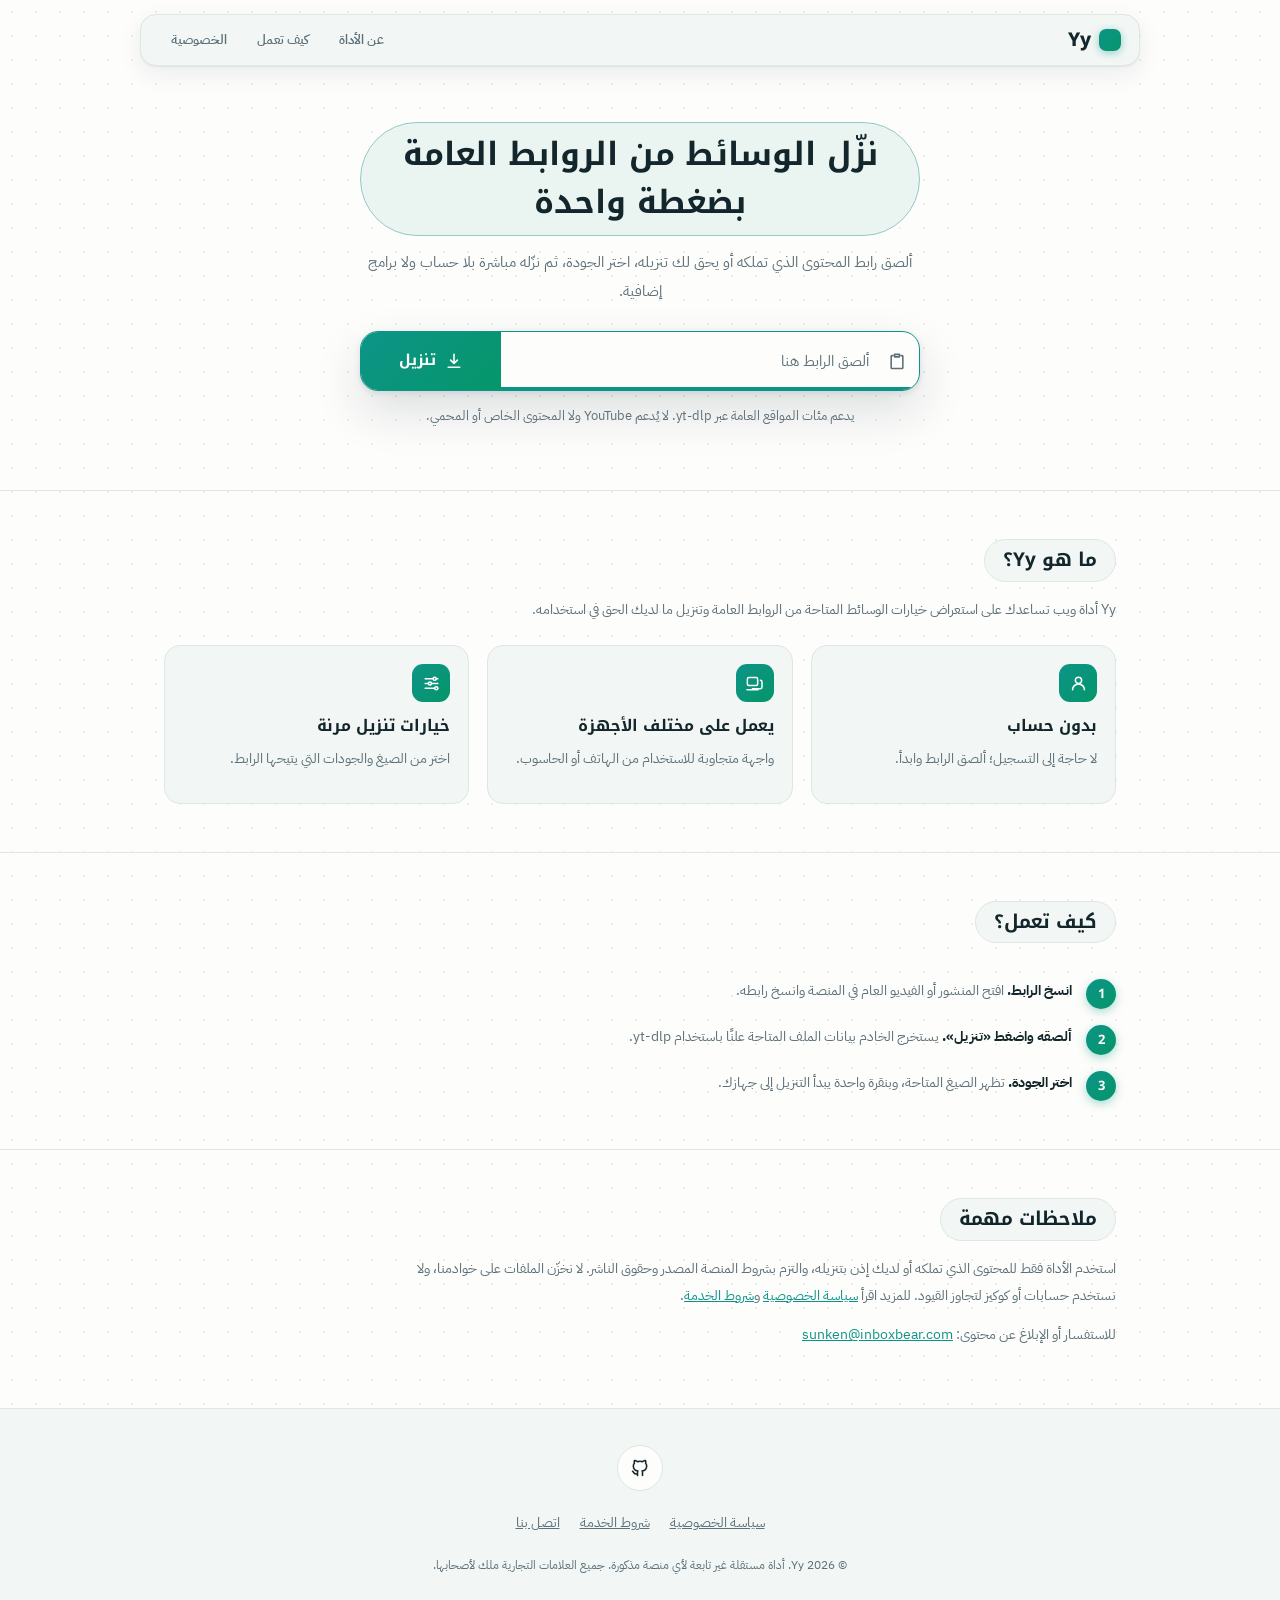
<file: public/index.html>
<!doctype html>
<html lang="ar" dir="rtl">
<head>
  <meta charset="utf-8">
  <meta name="viewport" content="width=device-width, initial-scale=1, viewport-fit=cover">
  <meta name="color-scheme" content="light dark">
  <meta name="theme-color" content="#ffffff" media="(prefers-color-scheme: light)">
  <meta name="theme-color" content="#0b1220" media="(prefers-color-scheme: dark)">
  <meta name="description" content="Yy أداة ويب لمعالجة روابط الوسائط العامة وعرض خيارات التنزيل المتاحة بسهولة.">
  <title>Yy — تنزيل الوسائط من الروابط العامة</title>
  <link rel="preconnect" href="https://fonts.googleapis.com">
  <link rel="preconnect" href="https://fonts.gstatic.com" crossorigin>
  <link rel="stylesheet" href="https://fonts.googleapis.com/css2?family=IBM+Plex+Sans+Arabic:wght@400;500;600;700&family=Noto+Kufi+Arabic:wght@500;600;700;800&display=swap">
  <style>
    :root{
      --paper:#fdfdfb; --on-accent:#fff; --ink:#12262b; --soft:#5d7079; --line:#dde7e4; --wash:#eef5f2; --err:#c2410c;
      --accent:#0d9488; --accent-2:#059669; --accent-grad:linear-gradient(135deg,#0d9488 0%,#059669 100%);
      --band:#f2f7f5;
      --ui:"IBM Plex Sans Arabic","Noto Kufi Arabic","Segoe UI",Tahoma,system-ui,sans-serif;
      --disp:"Noto Kufi Arabic","IBM Plex Sans Arabic",sans-serif;
      --r:16px; --shadow:0 1px 2px rgba(19,41,63,.06),0 8px 24px rgba(19,41,63,.08);
      --shadow-lg:0 2px 6px rgba(19,41,63,.10),0 20px 48px rgba(19,41,63,.14);
    }
    @media (prefers-color-scheme:dark){
      :root{--paper:#0c1514; --on-accent:#06201c; --ink:#e6f2ee; --soft:#8ba39c; --line:#1e2e2b; --wash:#12201d; --err:#ff8a70; --accent:#2dd4bf; --accent-2:#34d399; --accent-grad:linear-gradient(135deg,#2dd4bf 0%,#34d399 100%); --band:#101c1a; --shadow:0 1px 2px rgba(0,0,0,.4),0 8px 24px rgba(0,0,0,.35); --shadow-lg:0 2px 6px rgba(0,0,0,.5),0 20px 48px rgba(0,0,0,.5)}
    }
    *{box-sizing:border-box}
    html{-webkit-text-size-adjust:100%;background:var(--paper)}
    body{margin:0;min-height:100vh;min-height:100dvh;display:block;background:var(--paper);color:var(--ink);font-family:var(--ui);font-size:15px;line-height:1.7;letter-spacing:0;
      background-image:radial-gradient(color-mix(in srgb,var(--ink) 7%,transparent) 1px,transparent 1px);background-size:24px 24px;
      padding:env(safe-area-inset-top) env(safe-area-inset-right) env(safe-area-inset-bottom) env(safe-area-inset-left)}
    button,input{font:inherit;color:inherit}
    .ic{width:20px;height:20px;flex:none;fill:none;stroke:currentColor;stroke-width:1.9;stroke-linecap:round;stroke-linejoin:round}
    :focus-visible{outline:2px solid var(--ink);outline-offset:3px}
    .vh{position:absolute;width:1px;height:1px;overflow:hidden;clip:rect(0 0 0 0);white-space:nowrap}


    /* ---------- site chrome ---------- */
    a{color:var(--accent)}
    .wrap{max-width:1000px;margin:0 auto;padding:0 24px}
    .top{padding:14px 0 0}
    .top .wrap{display:flex;align-items:center;justify-content:space-between;height:52px;padding:0 18px;
      background:var(--band);border:1.5px solid var(--line);border-radius:16px;box-shadow:var(--shadow)}
    .brand{font-family:var(--disp);font-weight:800;font-size:19px;color:var(--ink);text-decoration:none;letter-spacing:0;display:inline-flex;align-items:center;gap:8px}
    .brand::before{content:"";width:22px;height:22px;border-radius:7px;background:var(--accent-grad);display:inline-block;
      box-shadow:0 2px 8px color-mix(in srgb,var(--accent) 40%,transparent)}
    .top nav{display:flex;gap:6px;font-size:13px;font-weight:600}
    .top nav a{padding:6px 12px;border-radius:999px;color:var(--soft);text-decoration:none;transition:background .15s,color .15s}
    .top nav a:hover{background:color-mix(in srgb,var(--accent) 10%,transparent);color:var(--accent)}
    .top nav a{color:var(--soft);text-decoration:none;transition:color .15s}.top nav a:hover{color:var(--accent)}
    .hero-sec{position:relative;padding:56px 16px 64px;text-align:center}
    .hero-sec h1{display:inline-block;margin:0 0 12px;padding:8px 22px;font-family:var(--disp);font-weight:700;
      font-size:clamp(20px,4.6vw,32px);line-height:1.5;letter-spacing:0;
      background:color-mix(in srgb,var(--accent) 8%,var(--paper));border:1.5px solid color-mix(in srgb,var(--accent) 35%,var(--line));border-radius:999px}
    .hero-sec p.lead{margin:0 auto 26px;max-width:560px;color:var(--soft);font-size:15px;line-height:1.9}
    .hint{margin:14px 0 0;color:var(--soft);font-size:12.5px}
    section.block{padding:48px 0;border-top:1px solid var(--line)}
    section.block h2{display:inline-block;margin:0 0 14px;padding:6px 18px;font-family:var(--disp);font-weight:700;
      font-size:19px;line-height:1.5;background:var(--band);border:1.5px solid var(--line);border-radius:999px}
    section.block p{margin:0 0 12px;color:var(--soft);max-width:720px;font-size:14px;line-height:1.95}
    .grid{display:grid;grid-template-columns:repeat(auto-fit,minmax(240px,1fr));gap:18px;margin-top:22px}
    .card{padding:18px;border:1px solid var(--line);border-radius:var(--r);background:var(--band);transition:transform .18s ease,box-shadow .18s ease,border-color .18s ease}
    .card:hover{transform:translateY(-3px);box-shadow:var(--shadow);border-color:color-mix(in srgb,var(--accent) 40%,var(--line))}
    .card .c-ic{display:grid;place-items:center;width:38px;height:38px;margin-bottom:10px;border-radius:11px;
      background:var(--accent-grad);color:var(--on-accent)}
    .card .c-ic .ic{width:19px;height:19px;stroke:currentColor}
    .card h3{margin:0 0 6px;font-family:var(--disp);font-weight:700;font-size:16px}
    .card p{margin:0;font-size:13.5px;line-height:1.85}
    .steps{counter-reset:s;list-style:none;margin:22px 0 0;padding:0;display:grid;gap:16px}
    .steps li{counter-increment:s;display:flex;gap:14px;align-items:flex-start;color:var(--soft);font-size:14px}
    .steps li::before{content:counter(s);flex:none;display:grid;place-items:center;width:30px;height:30px;border-radius:50%;background:var(--accent-grad);color:var(--on-accent);font-weight:700;font-family:var(--disp);font-size:13px;box-shadow:0 3px 10px color-mix(in srgb,var(--accent) 35%,transparent)}
    .steps b{color:var(--ink);font-weight:700}
    footer{border-top:1px solid var(--line);background:var(--band);padding:36px 0 28px}
    footer .wrap{display:grid;gap:20px;justify-items:center;text-align:center}
    .social{display:flex;gap:12px;list-style:none;margin:0;padding:0}
    .social a{display:grid;place-items:center;width:46px;height:46px;border:1px solid var(--line);border-radius:50%;color:var(--ink);background:var(--paper);transition:border-color .15s,color .15s,transform .15s,box-shadow .15s}
    .social a:hover{transform:translateY(-2px);box-shadow:var(--shadow)}
    .social a:hover{border-color:var(--accent);color:var(--accent)}
    .legal{display:flex;flex-wrap:wrap;justify-content:center;gap:6px 20px;font-size:14px}
    .legal a{color:var(--soft)}
    footer small{color:var(--soft);font-size:12px;max-width:640px;line-height:1.8}

    /* ---------- the bar ---------- */
    .hero{width:100%;max-width:560px;margin:0 auto;min-width:0}
    .bar{display:grid;grid-template-columns:minmax(0,1fr);border:1px solid var(--line);border-radius:18px;overflow:hidden;
      background:var(--paper);box-shadow:var(--shadow-lg);transition:border-color .15s,box-shadow .15s}
    .bar:focus-within{border-color:var(--accent)}
    .bar[data-state="error"]{border-color:var(--err)}
    .field{display:flex;align-items:center;gap:2px;min-width:0;height:56px;padding-inline:2px 6px}
    .field:focus-within{box-shadow:inset 0 -3px 0 var(--accent)}
    input{flex:1;min-width:0;height:100%;padding:0 6px;border:0;outline:0;background:transparent;
      direction:ltr;text-align:left;font-size:14.5px;text-overflow:ellipsis}
    input:placeholder-shown{direction:rtl;text-align:right}
    input::placeholder{color:var(--soft);opacity:1}
    input:focus-visible{outline:0}
    .icon-btn{display:grid;place-items:center;flex:none;width:40px;height:40px;border:0;border-radius:9px;background:transparent;color:var(--soft);cursor:pointer}
    .icon-btn:hover,.icon-btn:active{background:var(--wash);color:var(--ink)}
    .go{display:flex;align-items:center;justify-content:center;gap:8px;height:52px;padding:0 24px;border:0;
      background:var(--accent-grad);color:var(--on-accent);font-weight:700;font-size:15px;cursor:pointer;
      font-family:var(--disp);transition:filter .15s ease,opacity .15s ease}
    .go:hover:not(:disabled){filter:brightness(1.08)}
    .go:active{opacity:.88}
    .go:disabled{cursor:progress}
    .dots{display:inline-flex;gap:5px}
    .dots i{width:6px;height:6px;border-radius:50%;background:currentColor;animation:blink 1s infinite}
    .dots i:nth-child(2){animation-delay:.15s}.dots i:nth-child(3){animation-delay:.3s}
    @media (min-width:560px){
      .bar{grid-template-columns:minmax(0,1fr) auto}
      .field{height:58px}
      .go{height:auto;min-width:140px}
    }

    /* ---------- sheet (formats / progress / result / error) ---------- */
    dialog{width:100%;max-width:560px;max-height:100dvh;margin:auto auto 0;padding:0;border:0;background:transparent;color:var(--ink);overflow:visible}
    dialog::backdrop{background:rgba(10,18,32,.55);backdrop-filter:blur(3px)}
    dialog[open] .sheet{animation:up .24s cubic-bezier(.2,.8,.2,1) both}
    .sheet{max-height:88dvh;overflow:auto;overscroll-behavior:contain;padding:20px 20px calc(20px + env(safe-area-inset-bottom));
      background:var(--paper);border:1px solid var(--line);border-bottom:0;border-radius:24px 24px 0 0;box-shadow:var(--shadow-lg)}
    @media (min-width:560px){
      dialog{margin:auto}
      .sheet{border-bottom:1px solid var(--line);border-radius:24px;padding-bottom:20px}
    }
    .head{display:flex;align-items:center;gap:12px;min-height:44px;margin-bottom:6px}
    .head>.ic{width:22px;height:22px}
    .head h2{flex:1;min-width:0;margin:0;font-size:14.5px;font-weight:700;font-family:var(--disp);white-space:nowrap;overflow:hidden;text-overflow:ellipsis}
    .list{display:grid;margin:0;padding:0;list-style:none}
    .list+.list{margin-top:8px;border-top:2px solid var(--line)}
    .item{display:flex;align-items:center;border-bottom:1px solid var(--line)}
    .item:last-child{border-bottom:0}
    .row{flex:1;min-width:0;display:flex;align-items:center;gap:12px;min-height:50px;padding:7px 4px;border:0;background:transparent;text-align:start;cursor:pointer;border-radius:10px}
    .row:active{background:var(--wash)}
    @media (hover:hover){.row:hover{background:var(--wash)}}
    .row .grow{flex:1;min-width:0;display:flex;align-items:baseline;flex-wrap:wrap;gap:0 14px}
    .row b{font-size:15px;font-weight:700;font-family:var(--disp)}
    .row small{display:flex;flex-wrap:wrap;gap:0 10px;color:var(--soft);font-size:12px}
    details summary{display:flex;align-items:center;gap:10px;min-height:48px;margin-top:8px;border-top:2px solid var(--line);color:var(--soft);cursor:pointer;list-style:none}
    details summary::-webkit-details-marker{display:none}
    details[open] summary{color:var(--ink)}
    details .list{margin:0;border:0}
    .btn{display:inline-flex;align-items:center;justify-content:center;gap:8px;min-height:46px;padding:0 18px;border:0;border-radius:12px;background:var(--accent-grad);color:var(--on-accent);font-weight:700;font-size:14.5px;cursor:pointer;font-family:var(--disp);transition:filter .15s,opacity .15s}
    .btn:hover:not(:disabled){filter:brightness(1.08)}
    .btn:active{opacity:.85}
    .btn.block{width:100%;margin-top:14px}
    .btn.ghost{background:transparent;color:var(--accent);border:1.5px solid color-mix(in srgb,var(--accent) 45%,var(--line))}
    .btn.ghost:hover{background:color-mix(in srgb,var(--accent) 8%,transparent)}
    .btn.sm{min-height:40px;padding:0 14px;font-size:13.5px}
    .thumb{position:relative;margin:4px 0 12px;border-radius:14px;overflow:hidden;background:var(--wash);aspect-ratio:16/9;box-shadow:var(--shadow)}
    .thumb img{display:block;width:100%;height:100%;object-fit:cover}
    .thumb:not([data-ok]) img{opacity:0}
    .thumb[data-failed]{display:none}
    .audio{margin-top:14px;padding-top:14px;border-top:1px solid var(--line)}
    .audio p{display:flex;align-items:center;gap:8px;margin:0 0 10px;font-weight:600;font-size:13.5px}
    .audio .opts{display:grid;grid-template-columns:1fr 1fr;gap:10px}
    .audio small{display:block;margin-top:8px;color:var(--soft);font-size:12px}
    .stats{display:flex;flex-wrap:wrap;gap:4px 14px;margin:0;color:var(--soft);font-size:13px}
    .notice{margin:6px 0 0;font-size:13.5px;line-height:1.8;color:var(--err);overflow-wrap:anywhere}
    .diag{margin:8px 0 0;padding:0;list-style:none;font-size:12px;color:var(--soft)}
    .diag li{display:flex;justify-content:space-between;gap:12px;padding:4px 0;border-bottom:1px solid var(--line)}
    .meta{margin:12px 0 0;color:var(--soft);font-size:12px;direction:ltr;text-align:start;overflow-wrap:anywhere}

    /* ---------- progress ---------- */
    .track{height:8px;margin:14px 0 10px;border-radius:4px;overflow:hidden;background:var(--line)}
    .fill{height:100%;width:0;background:var(--ink);border-radius:4px;transition:width .15s linear}
    .track[data-indeterminate="true"] .fill{width:36%;animation:slide 1.1s ease-in-out infinite}
    .progress-text{display:flex;justify-content:space-between;color:var(--soft);font-size:13px;font-variant-numeric:tabular-nums}

    @keyframes up{from{opacity:0;transform:translateY(40px)}to{opacity:1;transform:none}}
    @keyframes blink{0%,80%,100%{opacity:.25}40%{opacity:1}}
    @keyframes slide{0%{transform:translateX(160%)}100%{transform:translateX(-160%)}}
    @media (max-width:560px){
      .wrap{padding:0 16px}
      .top{padding:10px 0 0}
      .top .wrap{height:50px;padding:0 14px;border-radius:14px}
      .brand{font-size:17px}
      .brand::before{width:7px;height:18px}
      .top nav{gap:12px;font-size:12.5px}
      .hero-sec{padding:40px 12px 48px}
      .hero-sec h1{padding:6px 14px;font-size:18px;max-width:100%}
      .hero-sec p.lead{font-size:14px;margin-bottom:20px}
      .hint{font-size:11.5px}
      section.block{padding:36px 0}
      section.block h2{font-size:16.5px;padding:5px 14px}
      .grid{grid-template-columns:1fr;gap:12px;margin-top:16px}
      .card{padding:14px 16px;display:flex;flex-wrap:wrap;align-items:center;gap:0 12px}
      .card .c-ic{width:34px;height:34px;margin-bottom:0}
      .card h3{width:calc(100% - 46px)}
      .card p{width:100%}
      .steps{gap:12px}
      .steps li{font-size:13px}
      .sheet{padding:14px 14px calc(14px + env(safe-area-inset-bottom))}
      .thumb{border-radius:12px}
      .audio .opts{grid-template-columns:1fr}
      footer .wrap{gap:14px}
      .legal{gap:6px 14px;font-size:12.5px}
      footer small{font-size:11.5px}
      .icon-btn{width:38px;height:38px}
    }
    @media (prefers-reduced-motion:reduce){
      *,*::before,*::after{animation-duration:.001ms!important;animation-iteration-count:1!important;transition:none!important}
    }
    input::placeholder{color:var(--soft)}
  </style>
</head>
<body>
  <svg width="0" height="0" style="position:absolute" aria-hidden="true" focusable="false">
    <defs>
      <symbol id="i-download" viewBox="0 0 24 24"><path d="M12 4v11m0 0-4-4m4 4 4-4M5 19.5h14"/></symbol>
      <symbol id="i-close" viewBox="0 0 24 24"><path d="M6 6l12 12M18 6 6 18"/></symbol>
      <symbol id="i-paste" viewBox="0 0 24 24"><path d="M9 4h6v3H9zM7 5.5H6a1 1 0 0 0-1 1V20a1 1 0 0 0 1 1h12a1 1 0 0 0 1-1V6.5a1 1 0 0 0-1-1h-1"/></symbol>
      <symbol id="i-play" viewBox="0 0 24 24"><rect x="3" y="5" width="18" height="14" rx="3"/><path d="M10.5 9.5v5l4-2.5z"/></symbol>
      <symbol id="i-music" viewBox="0 0 24 24"><path d="M9 18V6l10-2v12M9 18a3 3 0 1 1-3-3 3 3 0 0 1 3 3zM19 16a3 3 0 1 1-3-3 3 3 0 0 1 3 3z"/></symbol>
      <symbol id="i-mute" viewBox="0 0 24 24"><path d="M4 9v6h4l5 4V5L8 9zM17 9l4 6M21 9l-4 6"/></symbol>
      <symbol id="i-warn" viewBox="0 0 24 24"><path d="M12 4 21.5 20h-19zM12 10v4.5M12 17.4v.1"/></symbol>
      <symbol id="i-retry" viewBox="0 0 24 24"><path d="M20 11a8 8 0 1 0-2.3 5.7M20 5v6h-6"/></symbol>
      <symbol id="i-check" viewBox="0 0 24 24"><path d="m5 12.5 4.5 4.5L19 7.5"/></symbol>
      <symbol id="i-file" viewBox="0 0 24 24"><path d="M7 3h7l5 5v13H7zM14 3v5h5"/></symbol>
      <symbol id="i-user" viewBox="0 0 24 24"><path d="M12 12a4 4 0 1 0 0-8 4 4 0 0 0 0 8zM4.5 20a7.5 7.5 0 0 1 15 0"/></symbol>
      <symbol id="i-devices" viewBox="0 0 24 24"><rect x="3" y="4.5" width="13" height="10" rx="2"/><path d="M19.5 8a2 2 0 0 1 2 2v6.5a2 2 0 0 1-2 2H9.5"/><path d="M2.5 20h14"/></symbol>
      <symbol id="i-sliders" viewBox="0 0 24 24"><path d="M4 6h10M18 6h2M4 12h4M12 12h8M4 18h12M20 18h0"/><circle cx="16" cy="6" r="2"/><circle cx="10" cy="12" r="2"/><circle cx="18" cy="18" r="2"/></symbol>
    </defs>
  </svg>

  <header class="top"><div class="wrap">
    <a class="brand" href="/">Yy</a>
    <nav aria-label="التنقل"><a href="#about">عن الأداة</a><a href="#how">كيف تعمل</a><a href="/privacy.html">الخصوصية</a></nav>
  </div></header>

  <main>
    <section class="hero-sec">
      <div class="hero">
        <h1>نزّل الوسائط من الروابط العامة بضغطة واحدة</h1>
                <p class="lead">ألصق رابط المحتوى الذي تملكه أو يحق لك تنزيله، اختر الجودة، ثم نزّله مباشرة بلا حساب ولا برامج إضافية.</p>
        <form id="bar" class="bar" autocomplete="off" novalidate>
          <div class="field">
            <button id="paste" class="icon-btn" type="button" aria-label="لصق من الحافظة"><svg class="ic" aria-hidden="true"><use href="#i-paste"/></svg></button>
            <label class="vh" for="url">الرابط</label>
            <input id="url" name="url" type="url" inputmode="url" placeholder="ألصق الرابط هنا" required>
          </div>
          <button id="submit" class="go" type="submit"><svg class="ic" aria-hidden="true"><use href="#i-download"/></svg><span id="submit-text">تنزيل</span></button>
        </form>
        <p class="hint">يدعم مئات المواقع العامة عبر yt-dlp. لا يُدعم YouTube ولا المحتوى الخاص أو المحمي.</p>
      </div>
    </section>

    <section class="block" id="about"><div class="wrap">
      <h2>ما هو Yy؟</h2>
      <p>Yy أداة ويب تساعدك على استعراض خيارات الوسائط المتاحة من الروابط العامة وتنزيل ما لديك الحق في استخدامه.</p>
      <div class="grid">
        <div class="card"><span class="c-ic" aria-hidden="true"><svg class="ic"><use href="#i-user"/></svg></span><h3>بدون حساب</h3><p>لا حاجة إلى التسجيل؛ ألصق الرابط وابدأ.</p></div>
        <div class="card"><span class="c-ic" aria-hidden="true"><svg class="ic"><use href="#i-devices"/></svg></span><h3>يعمل على مختلف الأجهزة</h3><p>واجهة متجاوبة للاستخدام من الهاتف أو الحاسوب.</p></div>
        <div class="card"><span class="c-ic" aria-hidden="true"><svg class="ic"><use href="#i-sliders"/></svg></span><h3>خيارات تنزيل مرنة</h3><p>اختر من الصيغ والجودات التي يتيحها الرابط.</p></div>
      </div>
    </div></section>

    <section class="block" id="how"><div class="wrap">
      <h2>كيف تعمل؟</h2>
      <ol class="steps">
        <li><span><b>انسخ الرابط.</b> افتح المنشور أو الفيديو العام في المنصة وانسخ رابطه.</span></li>
        <li><span><b>ألصقه واضغط «تنزيل».</b> يستخرج الخادم بيانات الملف المتاحة علنًا باستخدام yt-dlp.</span></li>
        <li><span><b>اختر الجودة.</b> تظهر الصيغ المتاحة، وبنقرة واحدة يبدأ التنزيل إلى جهازك.</span></li>
      </ol>
    </div></section>

    <section class="block" id="faq"><div class="wrap">
      <h2>ملاحظات مهمة</h2>
      <p>استخدم الأداة فقط للمحتوى الذي تملكه أو لديك إذن بتنزيله، والتزم بشروط المنصة المصدر وحقوق الناشر. لا نخزّن الملفات على خوادمنا، ولا نستخدم حسابات أو كوكيز لتجاوز القيود. للمزيد اقرأ <a href="/privacy.html">سياسة الخصوصية</a> و<a href="/terms.html">شروط الخدمة</a>.</p>
      <p>للاستفسار أو الإبلاغ عن محتوى: <a href="mailto:sunken@inboxbear.com">sunken@inboxbear.com</a></p>
    </div></section>
  </main>

  <footer><div class="wrap">
    <ul class="social" aria-label="مستودع المشروع">
      <li><a href="https://github.com/Heaventheif/yt" rel="noopener noreferrer" aria-label="مستودع Yy على GitHub"><svg class="ic" viewBox="0 0 24 24"><path d="M9 19c-4.3 1.4-4.3-2.5-6-3m12 5v-3.5c0-1 .1-1.4-.5-2 2.8-.3 5.5-1.4 5.5-6a4.6 4.6 0 0 0-1.3-3.2 4.2 4.2 0 0 0-.1-3.2s-1.1-.3-3.5 1.3a12.3 12.3 0 0 0-6.2 0C6.5 2.8 5.4 3.1 5.4 3.1a4.2 4.2 0 0 0-.1 3.2A4.6 4.6 0 0 0 4 9.5c0 4.6 2.7 5.7 5.5 6-.6.6-.6 1.2-.5 2V21"/></svg></a></li>
    </ul>
    <nav class="legal" aria-label="روابط قانونية"><a href="/privacy.html">سياسة الخصوصية</a><a href="/terms.html">شروط الخدمة</a><a href="mailto:sunken@inboxbear.com">اتصل بنا</a></nav>
    <small>© <span id="yr">2026</span> Yy. أداة مستقلة غير تابعة لأي منصة مذكورة. جميع العلامات التجارية ملك لأصحابها.</small>
  </div></footer>

  <dialog id="dlg" aria-labelledby="dlg-title">
    <div class="sheet" id="view" data-tone=""></div>
  </dialog>

  <script>
    document.getElementById('yr').textContent=new Date().getFullYear();
  (()=>{
    const $=s=>document.querySelector(s);
    const bar=$('#bar'),input=$('#url'),submit=$('#submit'),submitText=$('#submit-text'),pasteBtn=$('#paste'),dlg=$('#dlg'),view=$('#view');
    const MAX_BLOB=150*1024*1024;
    let currentDownload=null,lastAction=null,doneTimer=0;

    const esc=v=>String(v??'').replace(/[&<>"']/g,c=>({'&':'&amp;','<':'&lt;','>':'&gt;','"':'&quot;',"'":'&#39;'}[c]));
    const ic=name=>`<svg class="ic" aria-hidden="true"><use href="#i-${name}"/></svg>`;
    const ar=n=>new Intl.NumberFormat('ar-EG').format(n);
    const bytes=n=>{if(!n)return'';const u=['بايت','ك.ب','م.ب','ج.ب'];let i=0,v=n;while(v>=1024&&i<3){v/=1024;i++}return ar(+v.toFixed(i>1?1:0))+' '+u[i]};
    const clock=s=>{if(!s)return'';const m=Math.floor(s/60),r=Math.round(s%60);return ar(m)+':'+ar(r).padStart(2,'٠')};

    const youtubeHost=/^(?:www\.|m\.|music\.)?(?:youtube\.com|youtu\.be|youtube-nocookie\.com)$/i;
    const isYoutube=v=>{try{return youtubeHost.test(new URL(v).hostname)}catch{return false}};
    const findUrl=raw=>{const m=String(raw).match(/https?:\/\/[^\s<>"']+/i);return m?m[0].replace(/[.,;)!?]+$/,''):String(raw).trim()};

    const REASONS={timeout:'انتهت المهلة',unreachable:'تعذر الاتصال',empty:'لم يرجع أي صيغة',bad_response:'ردّ غير مفهوم',error:'خطأ داخلي',not_configured:'غير مفعّل'};
    const reasonText=r=>REASONS[r]||(/^http_(\d+)/.test(r)?'أعاد الخطأ '+r.slice(5):r);

    class Fail extends Error{constructor(o){super(o.message);Object.assign(this,o)}}
    const failFrom=(response,data)=>{
      const e=(data&&data.error)||{};
      return new Fail({code:e.code||'http_'+response.status,message:e.message||'تعذر إكمال الطلب.',status:response.status,
        retryable:e.retryable??response.status>=500,details:e.details,requestId:(data&&data.request_id)||response.headers.get('x-request-id')||'',
        retryAfter:Number(response.headers.get('retry-after'))||0});
    };
    const networkFail=err=>new Fail({code:err&&err.name==='AbortError'?'client_timeout':'network',status:0,retryable:true,
      message:err&&err.name==='AbortError'?'استغرق الخادم وقتًا أطول من المسموح.':'تعذر الاتصال بالخادم؛ تحقق من الإنترنت.'});

    const getJson=async(url,ms=14000)=>{
      const ctl=new AbortController(),timer=setTimeout(()=>ctl.abort(),ms);
      try{
        let response;
        try{response=await fetch(url,{headers:{Accept:'application/json'},signal:ctl.signal})}catch(err){throw networkFail(err)}
        const data=await response.json().catch(()=>null);
        if(!response.ok||!data||data.ok===false)throw failFrom(response,data);
        return data;
      }finally{clearTimeout(timer)}
    };
    /* one automatic retry for transient provider failures (502/503/504) */
    const getJsonRetry=async url=>{
      const t0=Date.now();
      try{return await getJson(url)}
      catch(err){
        if(!(err instanceof Fail)||!err.retryable||![502,503,504].includes(err.status)||Date.now()-t0>7000)throw err;
        await new Promise(r=>setTimeout(r,Math.min(Math.max(err.retryAfter,1),3)*1000));
        return getJson(url+(url.includes('?')?'&':'?')+'fresh=1');
      }
    };

    /* ---------- sheet ---------- */
    const head=(title,icon)=>`<div class="head">${icon?ic(icon):''}<h2 id="dlg-title">${esc(title)}</h2><button class="icon-btn" type="button" data-close aria-label="إغلاق">${ic('close')}</button></div>`;
    const open=(html,tone='')=>{clearTimeout(doneTimer);view.dataset.tone=tone;view.innerHTML=html;if(!dlg.open)dlg.showModal();
      const first=view.querySelector('[data-autofocus]');first&&first.focus({preventScroll:true})};
    const abortCurrent=()=>{if(currentDownload){currentDownload.abort();currentDownload=null}};
    const closeAll=()=>{clearTimeout(doneTimer);abortCurrent();if(dlg.open)dlg.close()};
    dlg.addEventListener('click',e=>{if(e.target===dlg)closeAll()});
    dlg.addEventListener('cancel',()=>{clearTimeout(doneTimer);abortCurrent()});
    view.addEventListener('click',e=>{if(e.target.closest('[data-close]'))closeAll()});

    const setBusy=(busy,label)=>{
      submit.disabled=busy;bar.dataset.state=busy?'loading':'idle';
      submitText.innerHTML=busy?`<span class="dots" aria-hidden="true"><i></i><i></i><i></i></span><span class="vh">${esc(label||'جارٍ الجلب')}</span>`:'تنزيل';
    };

    const formatRow=f=>{
      const mute=f.kind==='video';
      const type=(f.mimeType||'').split('/')[1]||'';
      const hasQ=f.quality&&f.quality!=='—';
      const meta=[type?`<span dir="ltr">${esc(type)}</span>`:'',f.size?`<span>${bytes(f.size)}</span>`:''].filter(Boolean).join('');
      return `<li><div class="item"><button class="row" type="button" data-href="${esc(f.download_url)}" data-name="${esc(f.__name)}">${ic(mute?'mute':'play')}`+
        `<span class="grow"><b>${esc(hasQ?f.quality:'فيديو')}</b><small>${meta}</small></span>${ic('download')}</button></div></li>`;
    };
    const thumbHtml=src=>src?`<div class="thumb"><img src="${esc(src)}" alt="" loading="lazy" referrerpolicy="no-referrer"></div>`:'';
    const wireThumb=()=>{const box=view.querySelector('.thumb');if(!box)return;const img=box.querySelector('img');
      const ok=()=>box.setAttribute('data-ok','');const bad=()=>box.setAttribute('data-failed','');
      img.complete?(img.naturalWidth?ok():bad()):(img.addEventListener('load',ok),img.addEventListener('error',bad))};
    const audioBlock=(data,heading)=>data.audio?`<div class="audio"><p>${ic('music')}<span>${heading}</span></p><div class="opts">`+
      `<button class="btn ghost sm" type="button" data-audio="${esc(data.audio.mp3)}" data-ext="mp3">MP3</button>`+
      `<button class="btn ghost sm" type="button" data-audio="${esc(data.audio.m4a)}" data-ext="m4a">M4A</button></div>`+
      `<small>يُحوَّل الصوت على الخادم، وقد يستغرق ذلك بعض الوقت للمقاطع الطويلة.</small></div>`:'';
    const wireAudio=data=>view.querySelectorAll('[data-audio]').forEach(b=>b.addEventListener('click',
      ()=>startDownload(b.dataset.audio,(data.title||'audio')+' (صوت '+b.dataset.ext.toUpperCase()+')')));
    const showFormats=data=>{
      const named=data.formats.map(f=>({...f,__name:data.title}));
      const by=k=>named.filter(f=>f.kind===k);
      const list=items=>items.length?`<ul class="list">${items.map(formatRow).join('')}</ul>`:'';
      const mute=by('video');
      open(head(data.title||'')+thumbHtml(data.thumbnail)+list(by('progressive'))+audioBlock(data,'تنزيل كملف صوتي فقط')+
        (mute.length?`<details><summary>${ic('mute')}<span>${ar(mute.length)}</span></summary><ul class="list">${mute.map(formatRow).join('')}</ul></details>`:''));
      wireThumb();
      wireAudio(data);
      view.querySelectorAll('.row').forEach(b=>b.addEventListener('click',()=>startDownload(b.dataset.href,b.dataset.name)));
    };
    const showResult=data=>{
      const stats=[data.size?bytes(data.size):'',data.duration?clock(data.duration):'',data.ext?`<span dir="ltr">${esc(data.ext)}</span>`:''].filter(Boolean);
      open(head(data.title||'الملف جاهز','file')+thumbHtml(data.thumbnail)+(stats.length?`<p class="stats">${stats.map(s=>`<span>${s}</span>`).join('')}</p>`:'')+
        `<button class="btn block" type="button" id="go-download" data-autofocus>${ic('download')}تنزيل الفيديو</button>`+
        audioBlock(data,'أو نزّله كملف صوتي فقط'));
      wireAudio(data);
      wireThumb();
      $('#go-download').addEventListener('click',()=>startDownload(data.download,data.title||'download'));
    };
    const showError=(err,retry)=>{
      const providers=err.details&&Array.isArray(err.details.providers)?err.details.providers:null;
      const outage=providers?`<ul class="diag">${providers.map(p=>`<li><span dir="ltr">${esc(p.provider)}</span><span>${esc(reasonText(p.reason))}</span></li>`).join('')}</ul>`:'';
      open(head('تعذر إكمال العملية','warn')+
        `<p class="notice" role="alert">${esc(err.message)}</p>${outage}`+
        (err.retryable&&retry?`<button class="btn block" type="button" id="retry" data-autofocus>${ic('retry')}إعادة المحاولة</button>`:'')+
        `<p class="meta">${esc(err.code)}${err.status?' / HTTP '+err.status:''}${err.requestId?' / '+esc(err.requestId):''}</p>`,'error');
      const r=$('#retry');r&&r.addEventListener('click',retry);
    };
    const showProgress=name=>{
      open(head(name,'download')+
        `<div class="track" data-indeterminate="true" id="track"><div class="fill" id="fill"></div></div><div class="progress-text"><span id="ptext">…</span><span id="ppct"></span></div>`);
    };
    const showDone=(name,note)=>{
      open(head(note||name,'check'),'ok');
      doneTimer=setTimeout(()=>{if(dlg.open)dlg.close()},2200);
    };

    /* ---------- download with progress ---------- */
    const nameFrom=(cd,fallback)=>{
      if(!cd)return fallback;
      const star=cd.match(/filename\*=UTF-8''([^;]+)/i);
      if(star){try{return decodeURIComponent(star[1])}catch{}}
      const plain=cd.match(/filename="?([^";]+)"?/i);return plain?plain[1]:fallback;
    };
    const saveBlob=(blob,name)=>{const a=document.createElement('a');a.href=URL.createObjectURL(blob);a.download=name;document.body.append(a);a.click();a.remove();setTimeout(()=>URL.revokeObjectURL(a.href),15000)};
    async function startDownload(href,title){
      lastAction=()=>startDownload(href,title);
      const ctl=new AbortController();currentDownload=ctl;showProgress(title);
      try{
        let response;
        try{response=await fetch(href,{signal:ctl.signal})}catch(err){if(err.name==='AbortError')return;throw networkFail(err)}
        if(!response.ok){const data=await response.json().catch(()=>null);throw failFrom(response,data)}
        const total=Number(response.headers.get('content-length'))||0;
        const name=nameFrom(response.headers.get('content-disposition'),title+'.mp4');
        if(total>MAX_BLOB||!response.body){ctl.abort();currentDownload=null;
          const a=document.createElement('a');a.href=href;a.download=name;document.body.append(a);a.click();a.remove();
          showDone(name,'بدأ المتصفح التنزيل');return}
        const track=$('#track'),fill=$('#fill'),ptext=$('#ptext'),ppct=$('#ppct');
        if(total)track.dataset.indeterminate='false';
        const reader=response.body.getReader(),chunks=[];let got=0;
        for(;;){
          const part=await reader.read();if(part.done)break;
          chunks.push(part.value);got+=part.value.length;
          ptext.textContent=bytes(got)+(total?' / '+bytes(total):'');
          if(total){const p=Math.min(100,Math.round(got*100/total));fill.style.width=p+'%';ppct.textContent=ar(p)+'٪'}
        }
        saveBlob(new Blob(chunks,{type:response.headers.get('content-type')||'application/octet-stream'}),name);
        currentDownload=null;showDone(name);
      }catch(err){
        currentDownload=null;
        if(err&&err.name==='AbortError')return;
        showError(err instanceof Fail?err:networkFail(err),()=>lastAction&&lastAction());
      }
    }

    /* ---------- submit flow ---------- */
    async function run(){
      const value=findUrl(input.value);if(!value){input.focus();return}
      lastAction=run;setBusy(true);
      try{
        let yt=isYoutube(value),data;
        if(yt){data=await getJsonRetry('/api/v1/youtube/formats?url='+encodeURIComponent(value))}
        else{
          try{data=await getJsonRetry('/api/v1/resolve?url='+encodeURIComponent(value))}
          catch(err){
            /* a short link that turned out to be YouTube: hand it to the YouTube providers */
            const yurl=err instanceof Fail&&err.code==='youtube_redirect'&&err.details&&err.details.url;
            if(!yurl)throw err;
            yt=true;data=await getJsonRetry('/api/v1/youtube/formats?url='+encodeURIComponent(yurl));
          }
        }
        setBusy(false);
        yt?showFormats(data):showResult(data);
      }catch(err){
        setBusy(false);bar.dataset.state='error';
        showError(err instanceof Fail?err:networkFail(err),run);
      }
    }
    bar.addEventListener('submit',e=>{e.preventDefault();run()});
    input.addEventListener('input',()=>{if(bar.dataset.state==='error')bar.dataset.state='idle'});
    dlg.addEventListener('close',()=>{if(bar.dataset.state!=='error')bar.dataset.state='idle'});
    const looksLikeLink=v=>/^(?:https?:\/\/)?[\w-]+(?:\.[\w-]+)+(?:[\/?#]\S*)?$/i.test(findUrl(v));
    pasteBtn.addEventListener('click',async()=>{
      try{const text=await navigator.clipboard.readText();if(text){input.value=text.trim();input.focus();if(looksLikeLink(text))run()}}catch{input.focus()}
    });
    /* pasting a link straight into the field checks it right away and shows the video/audio options */
    input.addEventListener('paste',()=>setTimeout(()=>{if(!submit.disabled&&looksLikeLink(input.value))run()},0));

    const preset=new URLSearchParams(location.search).get('url');
    if(preset){input.value=preset;run()}
    else if(matchMedia('(pointer:fine)').matches){setTimeout(()=>input.focus({preventScroll:true}),300)}
  })();
  </script>
</body>
</html>
</file>
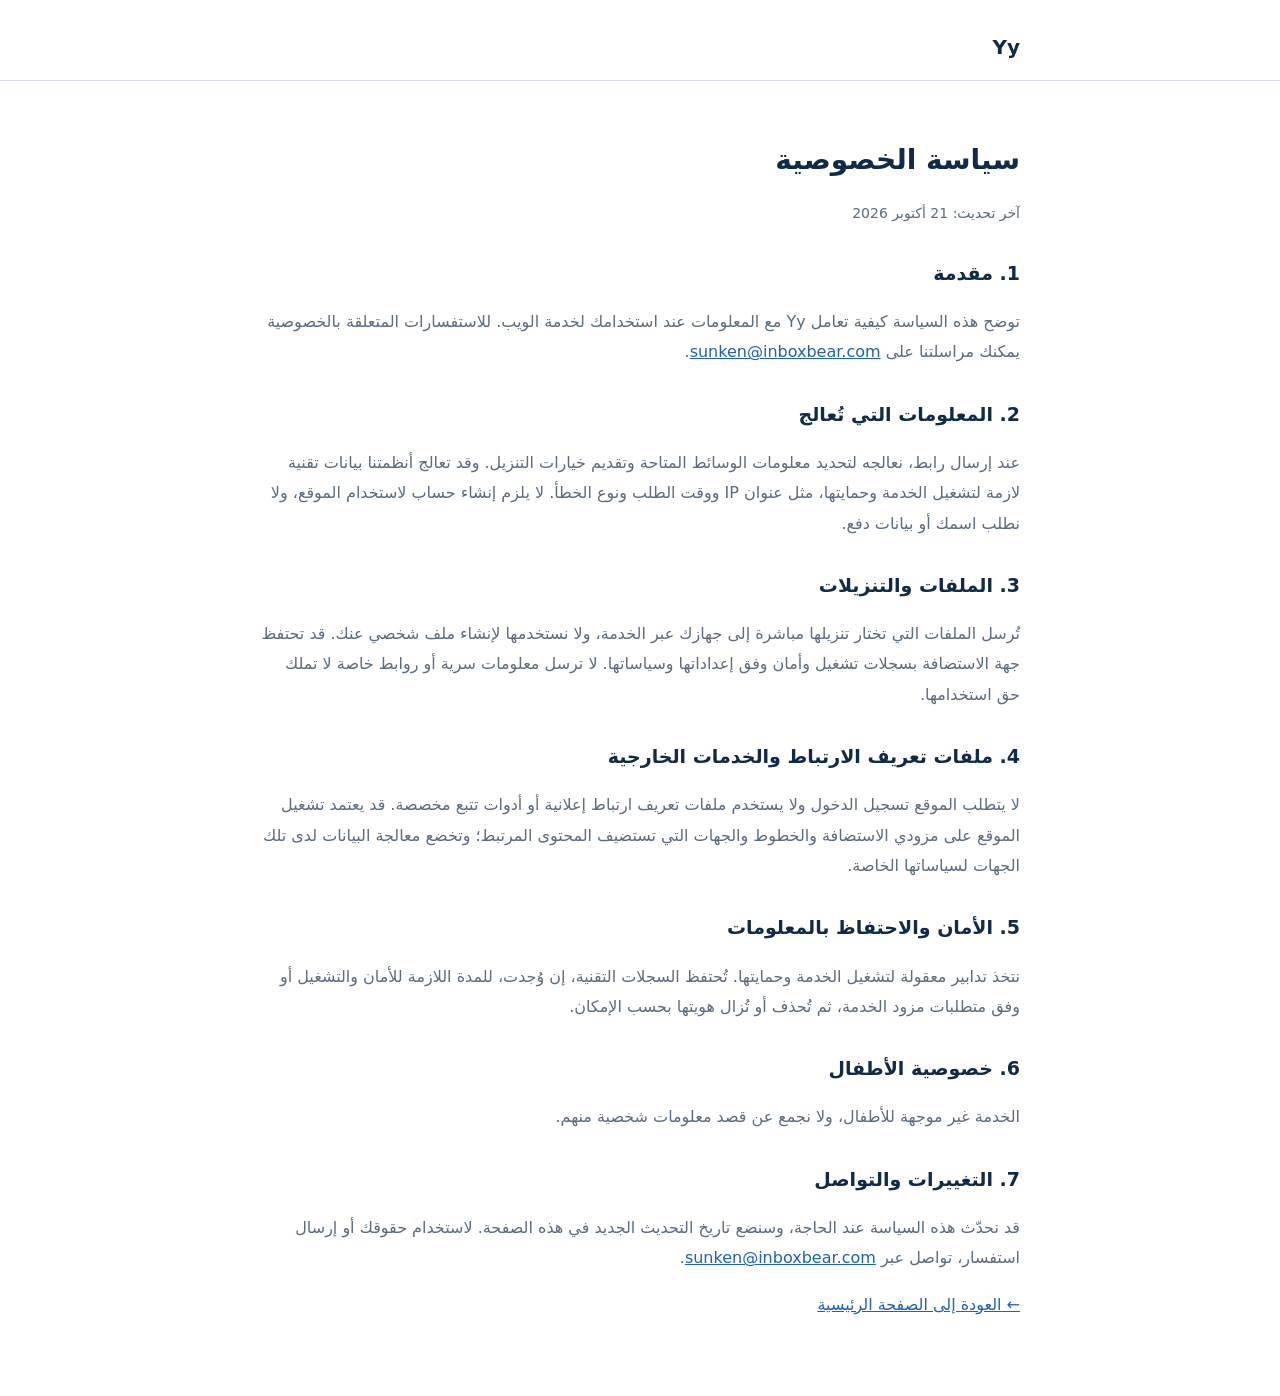
<file: public/privacy.html>
<!doctype html>
<html lang="ar" dir="rtl"><head><meta charset="utf-8">
<meta name="viewport" content="width=device-width, initial-scale=1">
<meta name="color-scheme" content="light dark">
<title>سياسة الخصوصية — Yy</title>
<style>
:root{--bg:#fff;--ink:#0f2a4a;--soft:#5b6b82;--line:#d8e0ec;--accent:#1d5fd1}
@media(prefers-color-scheme:dark){:root{--bg:#0b1220;--ink:#e8eefc;--soft:#9aa9c2;--line:#24324a;--accent:#6ea2ff}}
body{margin:0;background:var(--bg);color:var(--ink);font:16px/1.9 "Segoe UI",Tahoma,system-ui,sans-serif}
.w{max-width:760px;margin:0 auto;padding:28px 20px 60px}
a{color:var(--accent)} h1{font-size:28px;margin:24px 0 6px} h2{font-size:19px;margin:28px 0 6px}
p,li{color:var(--soft)} .d{font-size:14px} header{border-bottom:1px solid var(--line)}
header a{font-weight:600;font-size:20px;text-decoration:none;color:var(--ink)}
</style></head><body>
<header><div class="w" style="padding-bottom:14px"><a href="/">Yy</a></div></header>
<div class="w">
<h1>سياسة الخصوصية</h1><p class="d">آخر تحديث: 21 أكتوبر 2026</p>
<h2>1. مقدمة</h2>
<p>توضح هذه السياسة كيفية تعامل Yy مع المعلومات عند استخدامك لخدمة الويب. للاستفسارات المتعلقة بالخصوصية يمكنك مراسلتنا على <a href="mailto:sunken@inboxbear.com">sunken@inboxbear.com</a>.</p>
<h2>2. المعلومات التي تُعالج</h2>
<p>عند إرسال رابط، نعالجه لتحديد معلومات الوسائط المتاحة وتقديم خيارات التنزيل. وقد تعالج أنظمتنا بيانات تقنية لازمة لتشغيل الخدمة وحمايتها، مثل عنوان IP ووقت الطلب ونوع الخطأ. لا يلزم إنشاء حساب لاستخدام الموقع، ولا نطلب اسمك أو بيانات دفع.</p>
<h2>3. الملفات والتنزيلات</h2>
<p>تُرسل الملفات التي تختار تنزيلها مباشرة إلى جهازك عبر الخدمة، ولا نستخدمها لإنشاء ملف شخصي عنك. قد تحتفظ جهة الاستضافة بسجلات تشغيل وأمان وفق إعداداتها وسياساتها. لا ترسل معلومات سرية أو روابط خاصة لا تملك حق استخدامها.</p>
<h2>4. ملفات تعريف الارتباط والخدمات الخارجية</h2>
<p>لا يتطلب الموقع تسجيل الدخول ولا يستخدم ملفات تعريف ارتباط إعلانية أو أدوات تتبع مخصصة. قد يعتمد تشغيل الموقع على مزودي الاستضافة والخطوط والجهات التي تستضيف المحتوى المرتبط؛ وتخضع معالجة البيانات لدى تلك الجهات لسياساتها الخاصة.</p>
<h2>5. الأمان والاحتفاظ بالمعلومات</h2>
<p>نتخذ تدابير معقولة لتشغيل الخدمة وحمايتها. تُحتفظ السجلات التقنية، إن وُجدت، للمدة اللازمة للأمان والتشغيل أو وفق متطلبات مزود الخدمة، ثم تُحذف أو تُزال هويتها بحسب الإمكان.</p>
<h2>6. خصوصية الأطفال</h2>
<p>الخدمة غير موجهة للأطفال، ولا نجمع عن قصد معلومات شخصية منهم.</p>
<h2>7. التغييرات والتواصل</h2>
<p>قد نحدّث هذه السياسة عند الحاجة، وسنضع تاريخ التحديث الجديد في هذه الصفحة. لاستخدام حقوقك أو إرسال استفسار، تواصل عبر <a href="mailto:sunken@inboxbear.com">sunken@inboxbear.com</a>.</p>
<p><a href="/">← العودة إلى الصفحة الرئيسية</a></p></div></body></html>
</file>
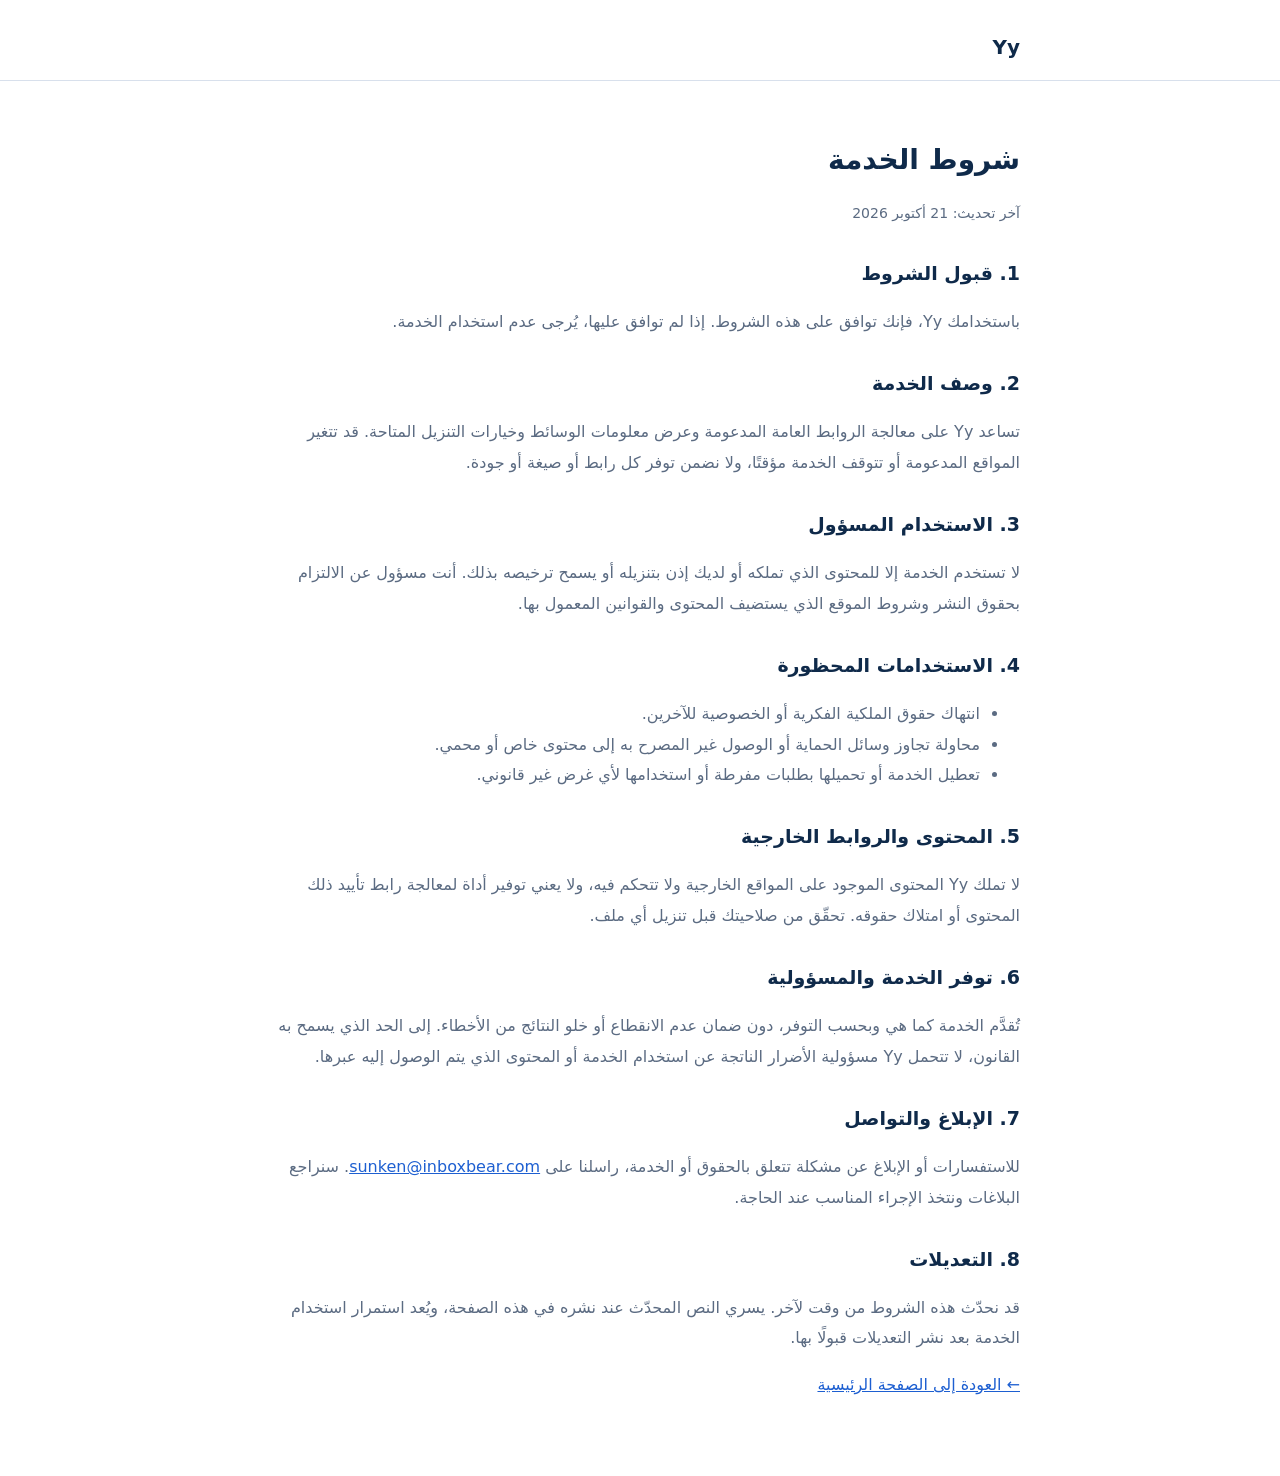
<file: public/terms.html>
<!doctype html>
<html lang="ar" dir="rtl"><head><meta charset="utf-8">
<meta name="viewport" content="width=device-width, initial-scale=1">
<meta name="color-scheme" content="light dark">
<title>شروط الخدمة — Yy</title>
<style>
:root{--bg:#fff;--ink:#0f2a4a;--soft:#5b6b82;--line:#d8e0ec;--accent:#1d5fd1}
@media(prefers-color-scheme:dark){:root{--bg:#0b1220;--ink:#e8eefc;--soft:#9aa9c2;--line:#24324a;--accent:#6ea2ff}}
body{margin:0;background:var(--bg);color:var(--ink);font:16px/1.9 "Segoe UI",Tahoma,system-ui,sans-serif}
.w{max-width:760px;margin:0 auto;padding:28px 20px 60px}
a{color:var(--accent)} h1{font-size:28px;margin:24px 0 6px} h2{font-size:19px;margin:28px 0 6px}
p,li{color:var(--soft)} .d{font-size:14px} header{border-bottom:1px solid var(--line)}
header a{font-weight:600;font-size:20px;text-decoration:none;color:var(--ink)}
</style></head><body>
<header><div class="w" style="padding-bottom:14px"><a href="/">Yy</a></div></header>
<div class="w">
<h1>شروط الخدمة</h1><p class="d">آخر تحديث: 21 أكتوبر 2026</p>
<h2>1. قبول الشروط</h2>
<p>باستخدامك Yy، فإنك توافق على هذه الشروط. إذا لم توافق عليها، يُرجى عدم استخدام الخدمة.</p>
<h2>2. وصف الخدمة</h2>
<p>تساعد Yy على معالجة الروابط العامة المدعومة وعرض معلومات الوسائط وخيارات التنزيل المتاحة. قد تتغير المواقع المدعومة أو تتوقف الخدمة مؤقتًا، ولا نضمن توفر كل رابط أو صيغة أو جودة.</p>
<h2>3. الاستخدام المسؤول</h2>
<p>لا تستخدم الخدمة إلا للمحتوى الذي تملكه أو لديك إذن بتنزيله أو يسمح ترخيصه بذلك. أنت مسؤول عن الالتزام بحقوق النشر وشروط الموقع الذي يستضيف المحتوى والقوانين المعمول بها.</p>
<h2>4. الاستخدامات المحظورة</h2>
<ul><li>انتهاك حقوق الملكية الفكرية أو الخصوصية للآخرين.</li><li>محاولة تجاوز وسائل الحماية أو الوصول غير المصرح به إلى محتوى خاص أو محمي.</li><li>تعطيل الخدمة أو تحميلها بطلبات مفرطة أو استخدامها لأي غرض غير قانوني.</li></ul>
<h2>5. المحتوى والروابط الخارجية</h2>
<p>لا تملك Yy المحتوى الموجود على المواقع الخارجية ولا تتحكم فيه، ولا يعني توفير أداة لمعالجة رابط تأييد ذلك المحتوى أو امتلاك حقوقه. تحقّق من صلاحيتك قبل تنزيل أي ملف.</p>
<h2>6. توفر الخدمة والمسؤولية</h2>
<p>تُقدَّم الخدمة كما هي وبحسب التوفر، دون ضمان عدم الانقطاع أو خلو النتائج من الأخطاء. إلى الحد الذي يسمح به القانون، لا تتحمل Yy مسؤولية الأضرار الناتجة عن استخدام الخدمة أو المحتوى الذي يتم الوصول إليه عبرها.</p>
<h2>7. الإبلاغ والتواصل</h2>
<p>للاستفسارات أو الإبلاغ عن مشكلة تتعلق بالحقوق أو الخدمة، راسلنا على <a href="mailto:sunken@inboxbear.com">sunken@inboxbear.com</a>. سنراجع البلاغات ونتخذ الإجراء المناسب عند الحاجة.</p>
<h2>8. التعديلات</h2>
<p>قد نحدّث هذه الشروط من وقت لآخر. يسري النص المحدّث عند نشره في هذه الصفحة، ويُعد استمرار استخدام الخدمة بعد نشر التعديلات قبولًا بها.</p>
<p><a href="/">← العودة إلى الصفحة الرئيسية</a></p></div></body></html>
</file>
